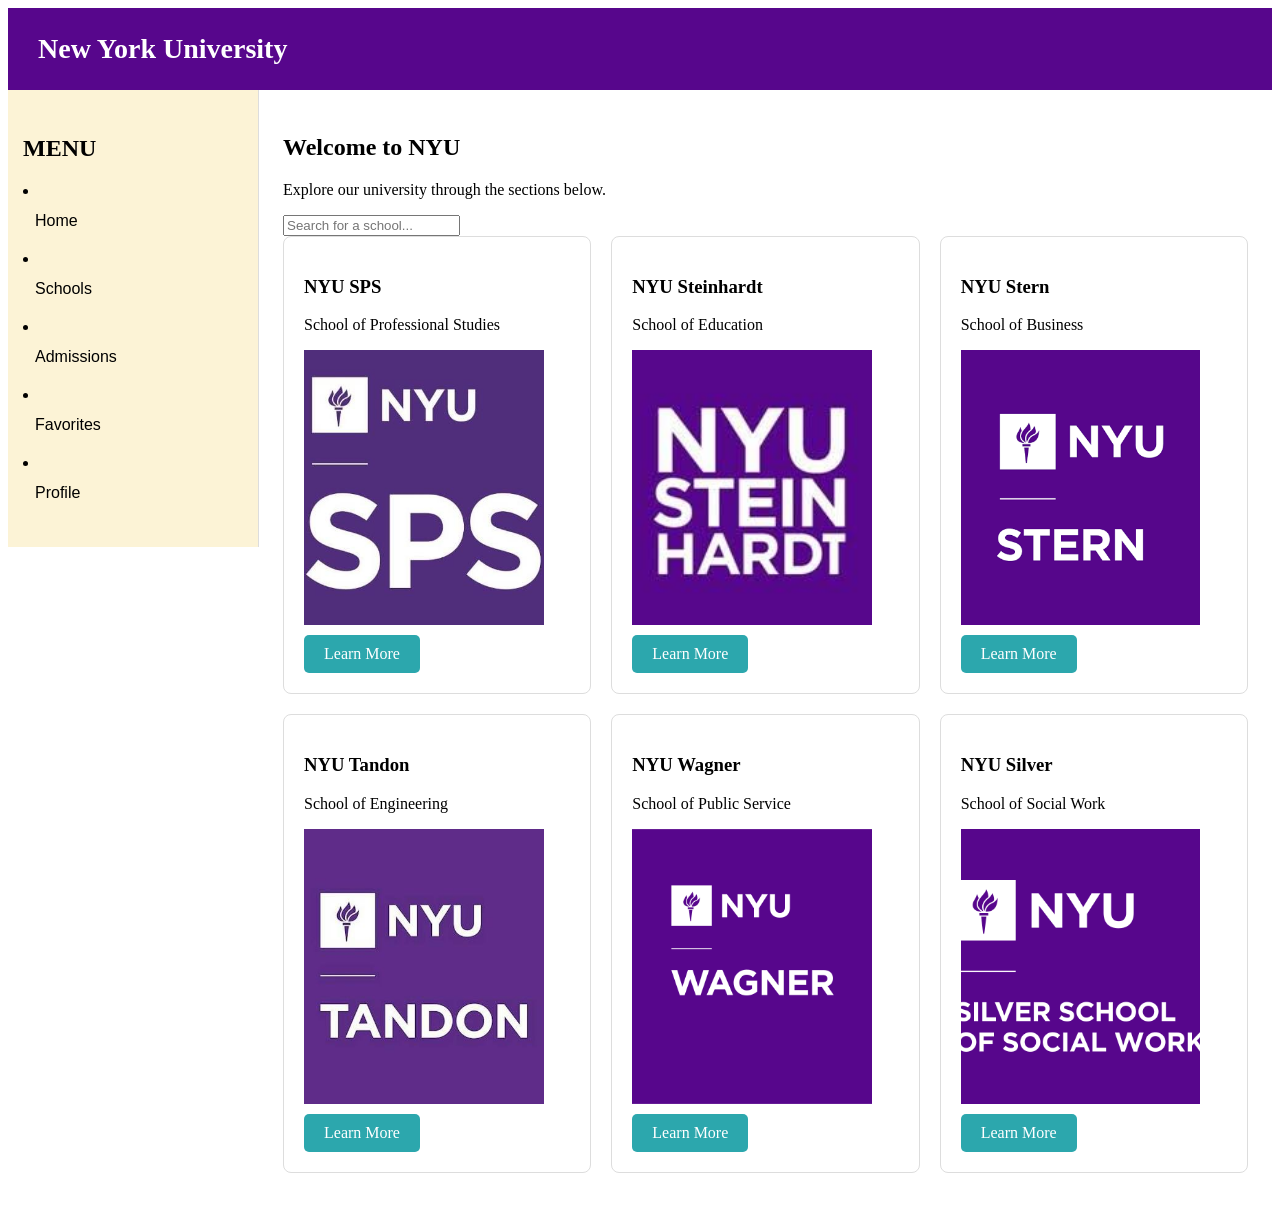
<file: index.html>
<!doctype html>
<html lang="en">
  <head>
    <meta charset="UTF-8" />
    <meta name="viewport" content="width=device-width, initial-scale=1.0" />
    <title>My Project</title>
    <link rel="stylesheet" href="style.css" />
    <script src="js/school.js" defer></script>
    <script src="js/script.js" defer></script>
    <title>School Gallery</title>
  </head>
  
    <!-- START BELOW -->


 <header>
    <h1>New York University</h1>
</header>

<!-- Navigation Menu -->
<section>
<div class="layout">

    <nav>
        <h2>MENU</h2>

        <li><a href="index.html">Home</a></li>
        <li><a href="action.html">Schools</a></li>
        <li><a href="admissions.html">Admissions</a></li>
        <li><a href="action.html">Favorites</a></li>
        <li><a href="profile.html">Profile</a></li>
    </nav>


<!-- Hero -->
    <main>
        <h2 id="page-title">Welcome to NYU</h2>

        <p id="page-description">
            Explore our university through the sections below.
        </p>

<!--Search Bar-->
<div class="search-container">
    <input 
        type="search" 
        id="school-search" 
        placeholder="Search for a school..."
        aria-label="Search schools"
    >
</div>

<!-- School Tiles -->
  <section id="dynamic-content">
  
  <div id="school-gallery">  
  </div>
</section>

    </main>
</div>

</html>
</file>
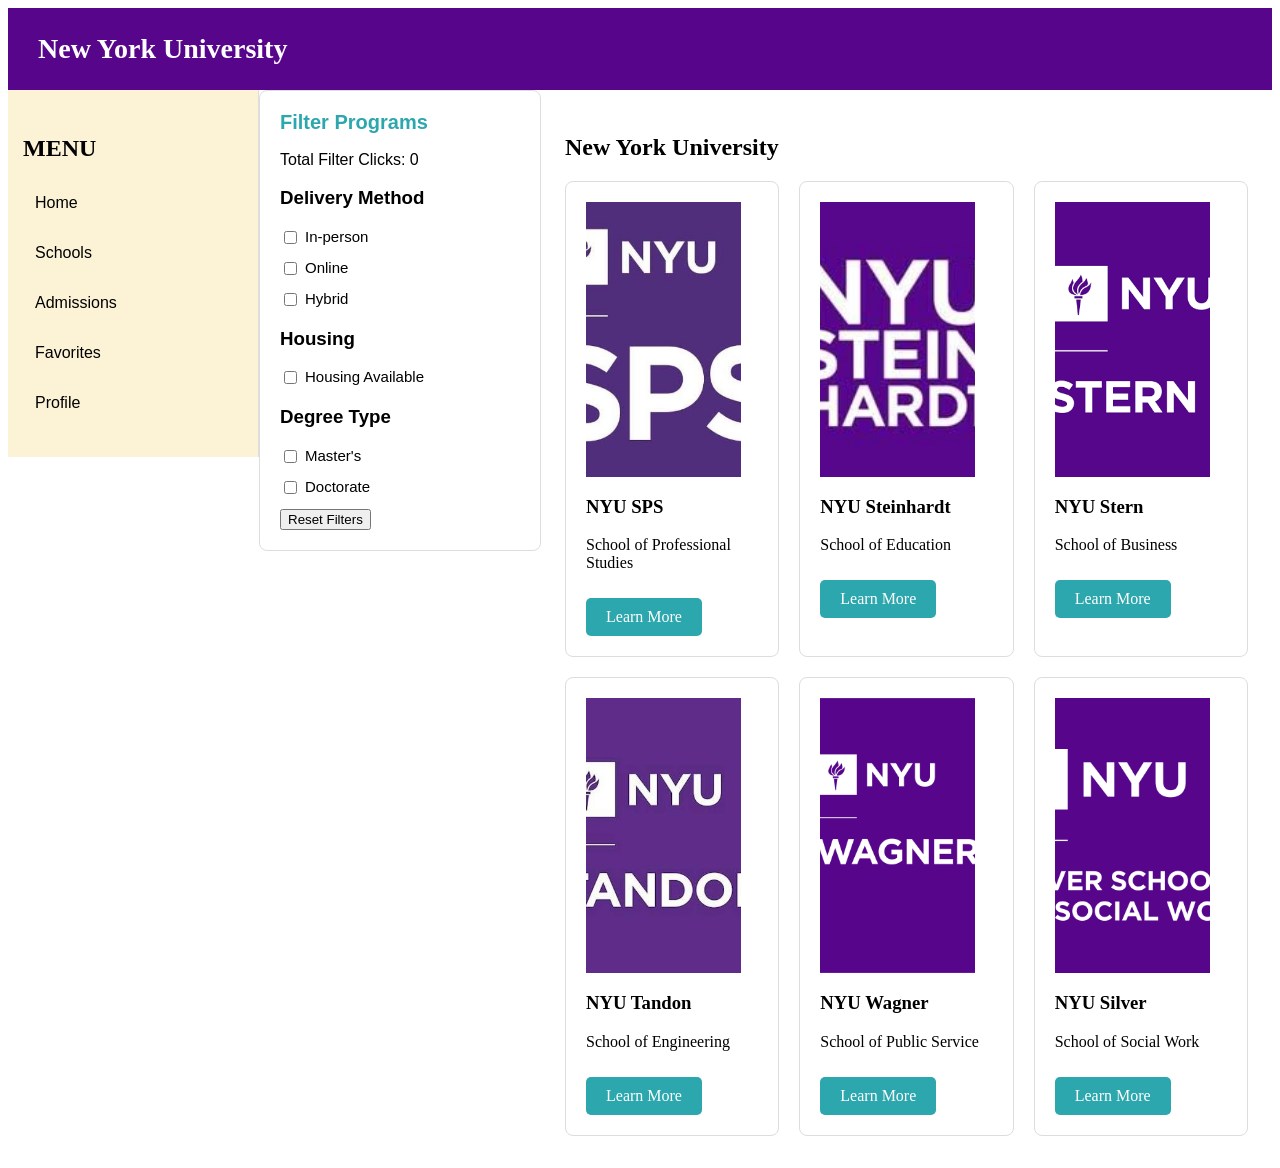
<file: action.html>
<!doctype html>
<html lang="en">

<head>
    <meta charset="UTF-8" />
    <meta name="viewport" content="width=device-width, initial-scale=1.0" />

    <title>My Project</title>

    <link rel="stylesheet" href="style.css" />

    <!-- JavaScript Files -->
    <script src="js/school.js" defer></script>
    <script src="js/action.js" defer></script>

</head>

<body>

    <!-- HEADER -->
    <header>
        <h1>New York University</h1>
    </header>


    <!-- MAIN LAYOUT -->
    <div class="layout">

        <!-- NAVIGATION -->
        <nav>
            <h2>MENU</h2>

            <a href="#home" class="active">Home</a>
            <a href="#schools">Schools</a>
            <a href="#admissions">Admissions</a>
            <a href="#Favorites">Favorites</a>
            <a href="#Profile">Profile</a>
        </nav>


        <!-- FILTER SECTION -->
        <div class="filter-list">

            <h2>Filter Programs</h2>

            <!-- FILTER CLICK COUNTER -->
            <p>
                Total Filter Clicks:
                <span id="total-filter-clicks">0</span>
            </p>


            <!-- DELIVERY METHOD -->
            <h3>Delivery Method</h3>

            <label>
                <input
                    type="checkbox"
                    data-filter="delivery"
                    value="In-person">
                In-person
            </label>

            <label>
                <input
                    type="checkbox"
                    data-filter="delivery"
                    value="Online">
                Online
            </label>

            <label>
                <input
                    type="checkbox"
                    data-filter="delivery"
                    value="Hybrid">
                Hybrid
            </label>


            <!-- HOUSING -->
            <h3>Housing</h3>

            <label>
                <input
                    type="checkbox"
                    data-filter="housing"
                    value="housing">
                Housing Available
            </label>


            <!-- DEGREE TYPE -->
            <h3>Degree Type</h3>

            <label>
                <input
                    type="checkbox"
                    data-filter="degree"
                    value="Master's">
                Master's
            </label>

            <label>
                <input
                    type="checkbox"
                    data-filter="degree"
                    value="Doctorate">
                Doctorate
            </label>


            <!-- RESET BUTTON -->
            <button type="button" id="reset-filters">
                Reset Filters
            </button>

        </div>


        <!-- SCHOOL GALLERY -->
        <main id="schools">

            <h2>New York University</h2>

            <div id="school-gallery"></div>

        </main>

    </div>

</body>
</html>
</file>
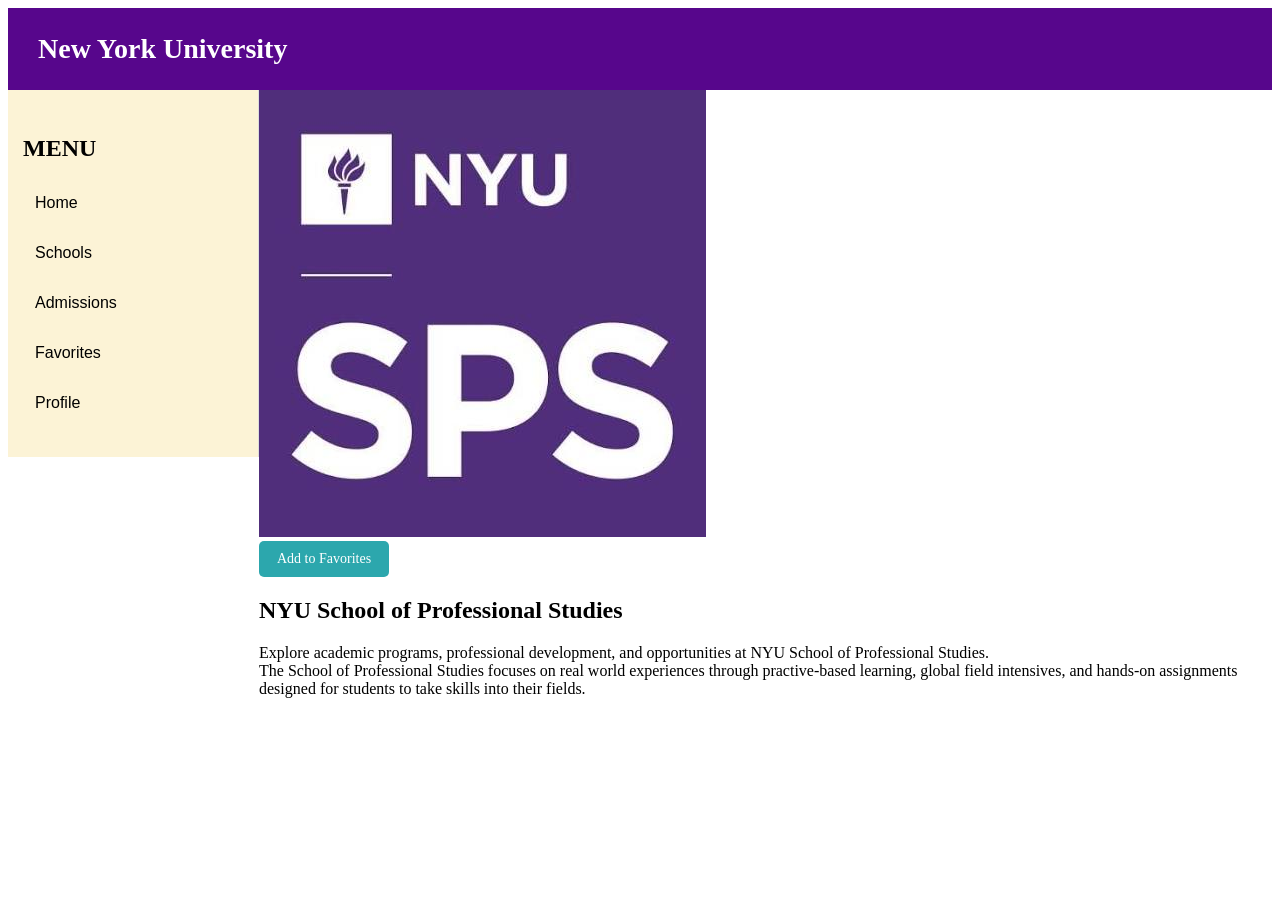
<file: feature.html>
<!doctype html>
<html lang="en">
  <head>
    <meta charset="UTF-8" />
    <meta name="viewport" content="width=device-width, initial-scale=1.0" />
    <title>My Project</title>
    <link rel="stylesheet" href="style.css" />
  </head>
  <body>
    <!-- HEADER-->
  <header>
    <h1>New York University</h1>
</header>

<!-- Nav -->
<div class="layout">

    <nav>
        <h2>MENU</h2>

        <a href="#home" class="active">Home</a>
        <a href="#schools">Schools</a>
        <a href="#admissions">Admissions</a>
        <a href="#Favorites">Favorites</a>
        <a href="#Profile">Profile</a>
    </nav>  
 
    <!-- School Photo -->
  <div class="sps-card">
    <img src="images/images/sps.jpg"
    alt="NYU School of Professional Studies"
    >
    <div>

<!-- Action Button -->
     <button class="favorite-button" onclick="addToFavorites()">
        Add to Favorites
    </button>

  <!-- School Summary -->
    <div class="school-summary">
     <div class="sps-description">
        <h2>NYU School of Professional Studies</h2>
        <p>
            Explore academic programs, professional development,
            and opportunities at NYU School of Professional Studies.
          <br>
            The School of Professional Studies focuses on real world experiences through practive-based learning, global field intensives, and hands-on assignments designed for students to take skills into their fields.

        </p>
       </div>  
  </div>


  </main>

</div>


</body>
</html>
</file>
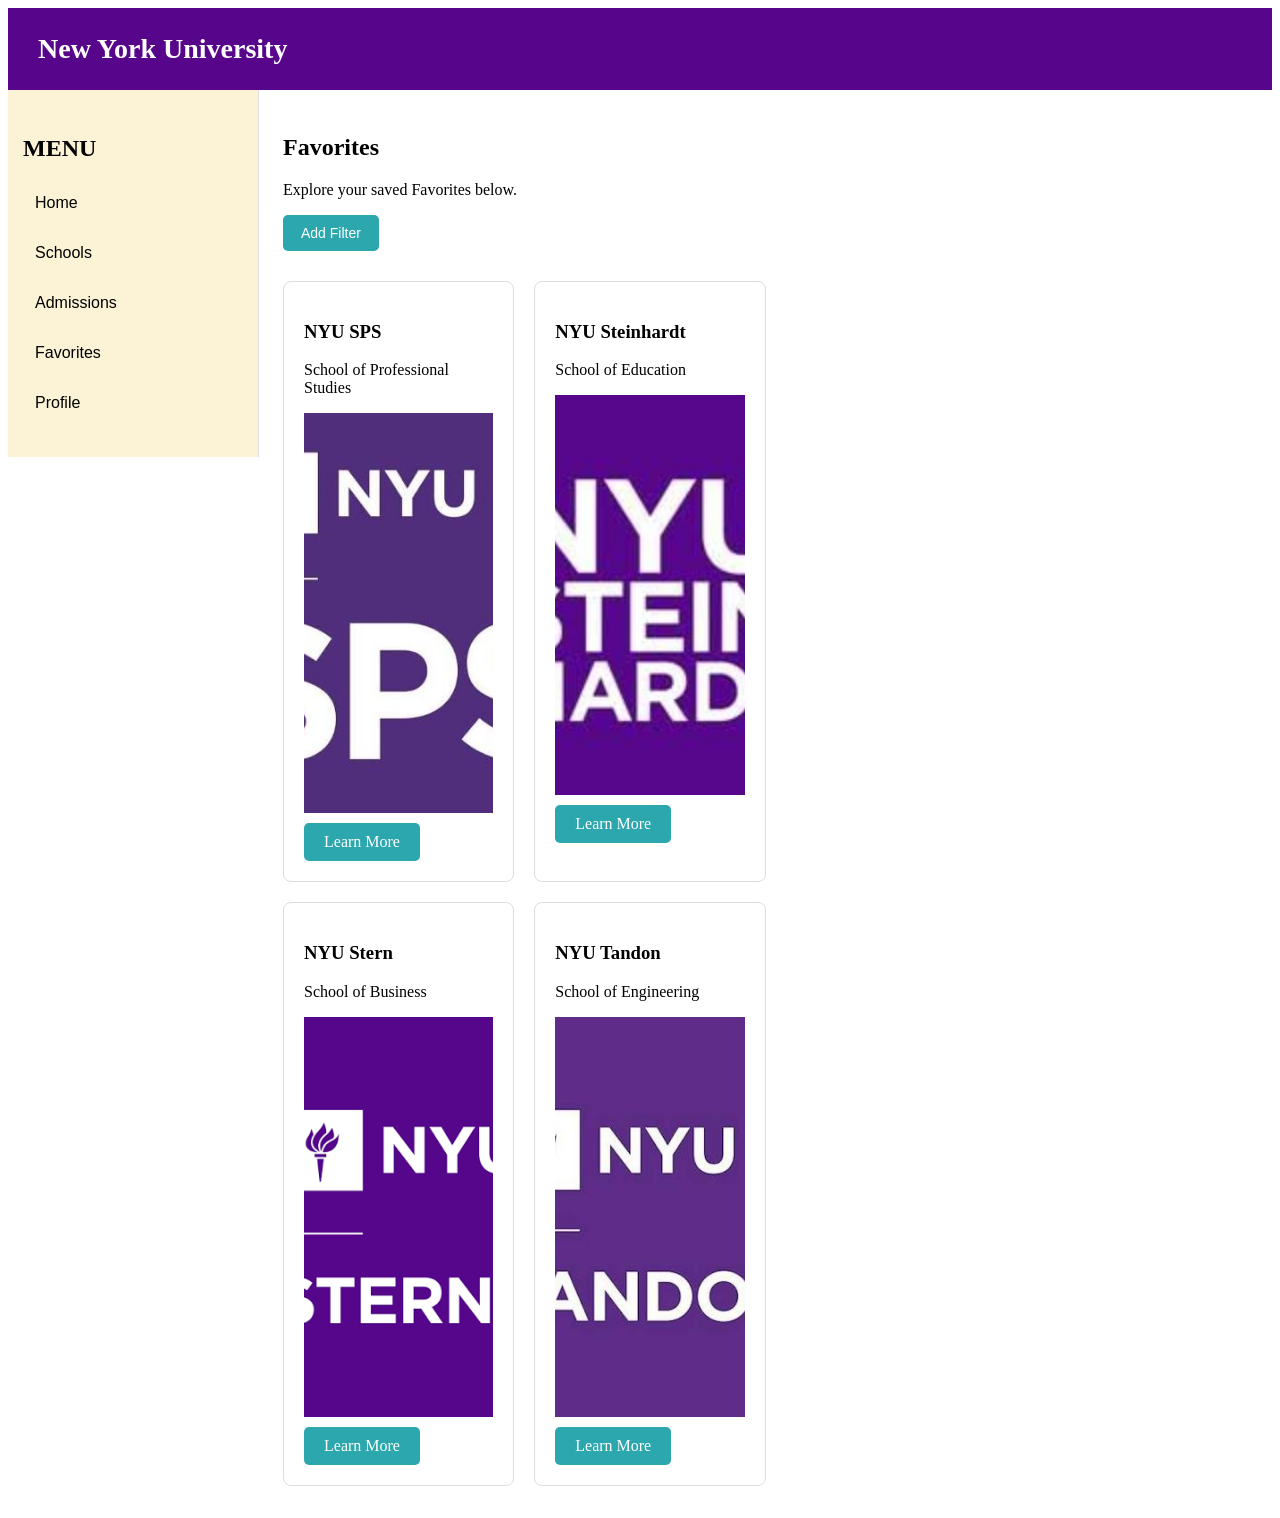
<file: feature_2.html>
<!doctype html>
<html lang="en">
  <head>
    <meta charset="UTF-8" />
    <meta name="viewport" content="width=device-width, initial-scale=1.0" />
    <title>My Project</title>
    <link rel="stylesheet" href="style.css" />
    <script src="js/school_2.js" defer></script>
    <script src="js/feature.js" defer></script>
  </head>
  <body>

     <!-- HEADER -->

 <header>
    <h1>New York University</h1>
</header>

<!-- NAV -->
<div class="layout">
    <nav>
        <h2>MENU</h2>

        <a href="#home" class="active">Home</a>
        <a href="#schools">Schools</a>
        <a href="#admissions">Admissions</a>
        <a href="#Favorites">Favorites</a>
        <a href="#Profile">Profile</a>
    </nav>

    <!-- Header -->
  <main>
        <h2 id="page-title">Favorites</h2>

        <p id="page-description">
            Explore your saved Favorites below.
        </p> 

<!-- Action Button -->
         <button class="filter-button">
          Add Filter
         </button>    
        <br>

    <!-- School Tiles -->
<div>
    <section>
        <div id="school-favorite">      
        </div>
    </section>

</div>
    </main>

</div>
</body>
</html>
</file>
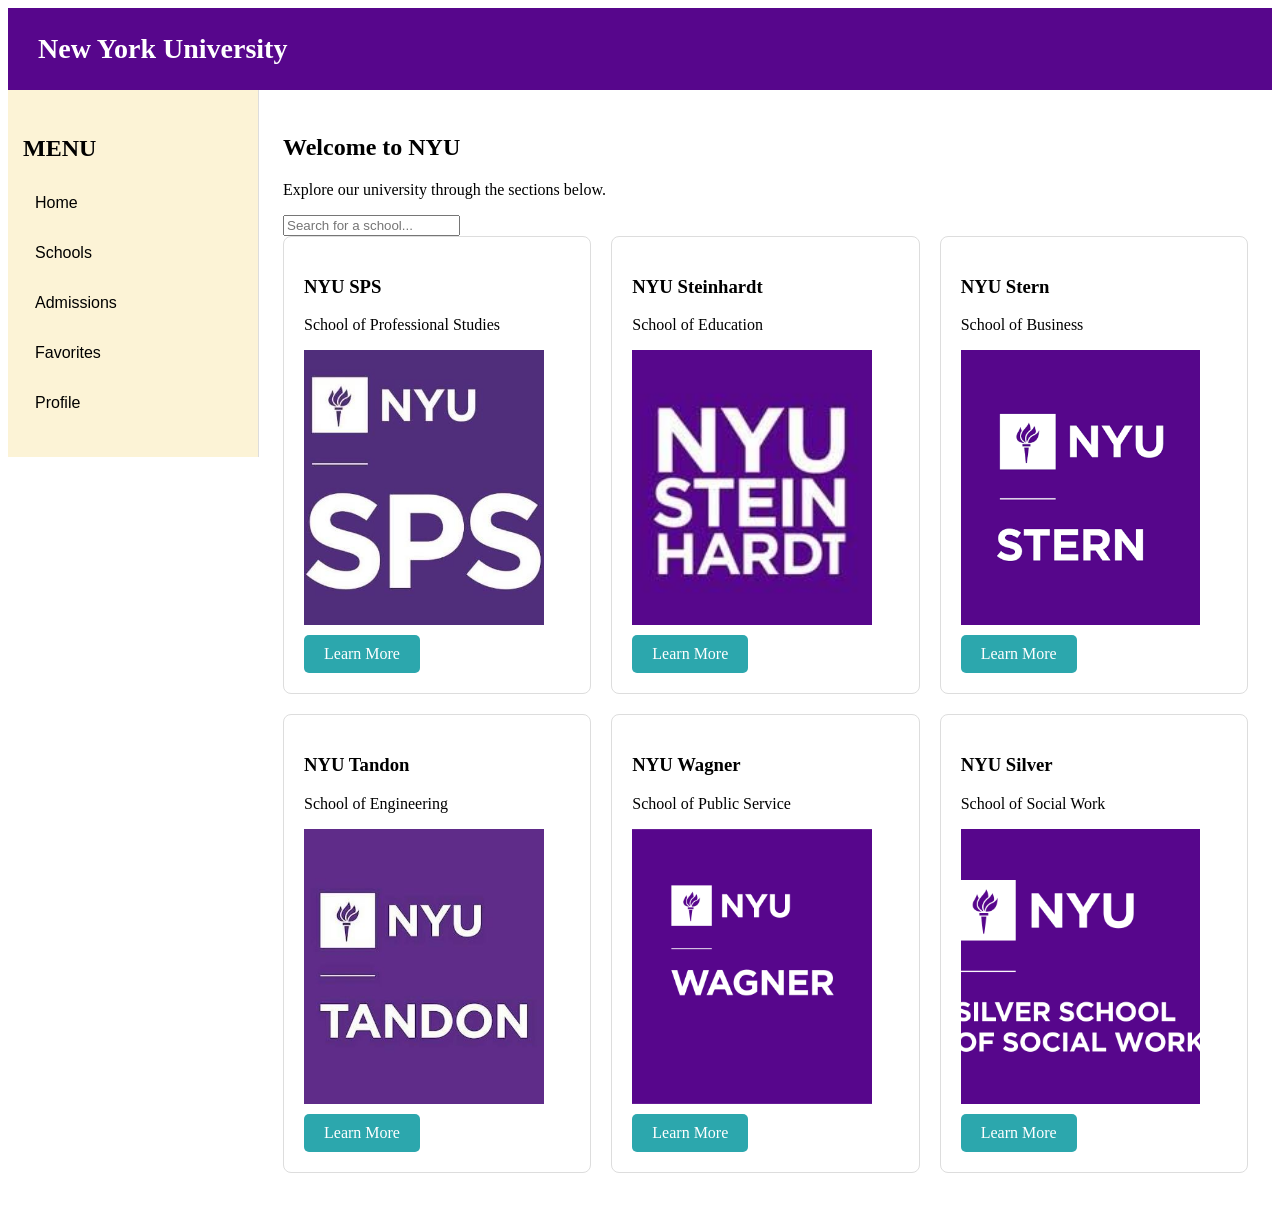
<file: hero.html>
<!doctype html>
<html lang="en">
  <head>
    <meta charset="UTF-8" />
    <meta name="viewport" content="width=device-width, initial-scale=1.0" />
    <title>My Project</title>
    <link rel="stylesheet" href="style.css" />
    <script src="js/school.js" defer></script>
    <script src="js/script.js" defer></script>
    <title>School Gallery</title>
  </head>
  
    <!-- START BELOW -->


 <header>
    <h1>New York University</h1>
</header>

<!-- Navigation Menu -->
<section>
<div class="layout">

    <nav>
        <h2>MENU</h2>

        <a href="#home" class="active">Home</a>
        <a href="#schools">Schools</a>
        <a href="#admissions">Admissions</a>
        <a href="#Favorites">Favorites</a>
        <a href="#Profile">Profile</a>
    </nav>


<!-- Hero -->
    <main>
        <h2 id="page-title">Welcome to NYU</h2>

        <p id="page-description">
            Explore our university through the sections below.
        </p>

<!--Search Bar-->
<div class="search-container">
    <input 
        type="search" 
        id="school-search" 
        placeholder="Search for a school..."
        aria-label="Search schools"
    >
</div>

<!-- School Tiles -->
  <section id="dynamic-content">
  
  <div id="school-gallery">  
  </div>
</section>

    </main>
</div>

</html>
</file>
<file: style.css>
/* === RESET === */
header {
    background-color: #57068c;
    color: white;
    padding: 25px 30px;
}

header h1 {
    margin: 0;
    font-size: 28px;
}
.layout {
    display: flex;
    flex-direction: row;
    align-items: flex-start;
    width: 100%;
}

/* Navigation Menu*/
nav {
    width: 220px;
    flex-shrink: 0;
    background-color: #FCF3D6;
    padding: 25px 15px;
    border-right: 1px solid #ddd;
    display: flex;
    flex-direction: column;
    align-items: stretch
}

nav a {
    display: block;
    padding: 12px;
    margin-bottom: 8px;
    color: black;
    text-decoration: none;
    border-radius: 6px;
    font-family: Arial, Helvetica, sans-serif;
}

main {
    flex: 1;
    min-width: 0;
    padding: 24px;
}

/* hero: three columns, 2 rows to display all 6 school tiles on the page */
.square-grid {
    display: grid;
    grid-template-columns: repeat(3, minmax(0, 1fr));
    gap: 24px;
    width: 100%;
    max-width: 900px;
}

.square {
    aspect-ratio: 1 / 1;
    background-color: #57068c;
    color: white;
    display: flex;
    justify-content: center;
    align-items: center;
}

.filter-button {
     background-color: #2CA7AD;
    color: white;
    padding: 10px 18px;
    border: none;
    border-radius: 5px;
    font-size: 14px;
    cursor: pointer;   
}

.favorite-button {
        background-color: #2CA7AD;
    color: white;
    padding: 10px 18px;
    border: none;
    border-radius: 5px;
    font-size: 14px;
    cursor: pointer;
    font-family: 'Times New Roman', Times, serif;
}

.filter-list{
    width: 240px;
    padding: 20px;
    border: 1px solid #ddd;
    border-radius: 8px;
    font-family: Arial, Helvetica, sans-serif; 
}

.filter-list h2 {
   color: #2CA7AD;
    font-size: 20px;
    margin-top: 0; 
}

.filter-list label {
  display: flex;
    margin: 12px 0;
    font-size: 15px;
    cursor: pointer;  
}

.filter-list input {
   accent-color: #2CA7AD;
    margin-right: 8px; 
}

#apply-filters {
  background-color: #2CA7AD;
    color: white;
    padding: 12px 20px;
    border: none;
    border-radius: 5px;
    font-size: 14px;
    cursor: pointer;
    font-family: Arial, Helvetica, sans-serif;
    margin-bottom: 5px;  
}

/* hero: three columns, 2 rows to display all 6 schools equally on the page */
#school-gallery {
    display: grid;
    grid-template-columns: repeat(3, 1fr);
    grid-template-rows: repeat(2, auto);
    gap: 20px;
    width: 100%;
    max-width: 1000px;
    margin: 0 auto;
}
.school {
     border: 1px solid #ddd;
    padding: 20px;
    border-radius: 8px;
    box-sizing: border-box;
}
.school img {
    width: 90%;
    height: 275px;
    object-fit: cover;
    display: block;  
}
.school a {
    display: inline-block;
    background-color: #2CA7AD;
    color: white;
    text-decoration: none;
    padding: 10px 20px;
    border-radius: 5px;
    margin-top: 10px;
    font-weight: thin;
    font-family: 'Times New Roman', Times, serif;
}

.school a:hover {
    background-color: #2CA7AD;
}

.sps-card {
    width: 90%;
    height: 275px;
    object-fit: cover;
    display: block; 
}

/* feature 2: two columns, to display favorites in a smaller list than the hero. */

/* Mobile first - Default. */
#school-favorite {
    display: grid;
    grid-template-columns: repeat(1, 1fr);
    gap: 12px;
    width: 50%;
    margin-top: 20px;
    box-sizing: border-box;
}

#school-favorite .school {
    border: 1px solid #ddd;
    padding: 12px;
    border-radius: 8px;
    background: white;
    box-sizing: border-box;
}

#school-favorite .school img {
    width: 100%;
    height: 130px;
    object-fit: cover;
}

/* Desktop Rearrange */
@media screen and (min-width: 769px) {
    #school-favorite {
        grid-template-columns: repeat(2, 1fr);
        gap: 20px;
        margin-top: 30px;
    }

    #school-favorite .school {
        padding: 20px;
    }

    #school-favorite .school img {
        width: 100%;
        height: 400px;
    }
}

/* MOBILE LAYOUT to stack nav menu on top of conent on mobile */
@media screen and (max-width: 768px) {

    /* Stack navigation and main content vertically */
    .layout {
        flex-direction: column;
    }

    /* Make navigation stretch across the screen */
    nav {
        width: 100%;
        box-sizing: border-box;
        border-right: none;
        border-bottom: 1px solid #ddd;
        padding: 10px;
    }

    /* Display navigation links horizontally */
    nav a {
        display: inline-block;
        margin: 4px;
        padding: 10px;
    }

    /* Make main content use the full screen width */
    main {
        width: 100%;
        box-sizing: border-box;
        padding: 15px;
    }

}
</file>
